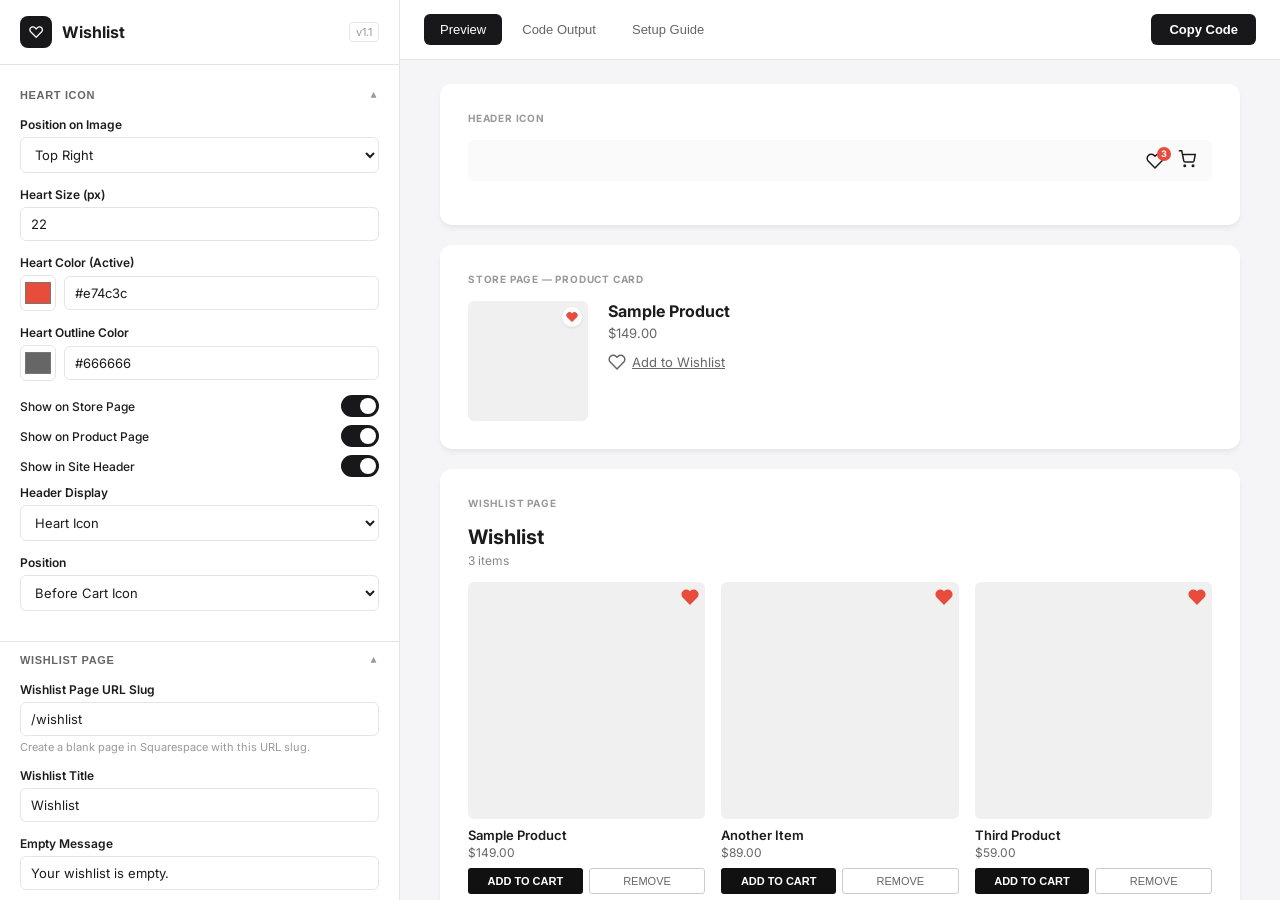
<file: config-generator.html>
<!DOCTYPE html>
<html lang="en">
<head>
<meta charset="UTF-8" />
<meta name="viewport" content="width=device-width, initial-scale=1.0" />
<title>SDL Wishlist — Config Generator</title>

<link rel="preconnect" href="https://fonts.googleapis.com">
<link rel="preconnect" href="https://fonts.gstatic.com" crossorigin>
<link href="https://fonts.googleapis.com/css2?family=Inter:wght@400;500;600;700&family=JetBrains+Mono:wght@400;500&display=swap" rel="stylesheet">

<style>
:root {
  --bg-body: #F5F5F7;
  --bg-sidebar: #FFFFFF;
  --text-main: #1C1C1E;
  --text-secondary: #666666;
  --text-tertiary: #999999;
  --border-light: #E5E5E5;
  --border-hover: #D4D4D4;
  --border-active: #18181B;
  --accent: #18181B;
  --accent-hover: #09090B;
  --accent-contrast: #FFFFFF;
  --shadow-sm: 0 1px 2px rgba(0,0,0,0.04);
  --shadow-md: 0 4px 6px -1px rgba(0,0,0,0.05), 0 2px 4px -1px rgba(0,0,0,0.03);
  --shadow-lg: 0 20px 40px -12px rgba(0,0,0,0.18);
  --radius-sm: 6px;
  --radius-md: 8px;
  --radius-lg: 12px;
  --sidebar-width: 400px;
  --header-height: 60px;
}

* { box-sizing: border-box; outline: none; }

body {
  font-family: 'Inter', sans-serif;
  background: var(--bg-body);
  color: var(--text-main);
  margin: 0; padding: 0;
  height: 100vh;
  display: flex;
  overflow: hidden;
  font-size: 13px;
  -webkit-font-smoothing: antialiased;
}

/* ── SIDEBAR ─────────────────────────────────────────────────────────── */
.sidebar {
  width: var(--sidebar-width);
  min-width: var(--sidebar-width);
  background: var(--bg-sidebar);
  border-right: 1px solid var(--border-light);
  display: flex;
  flex-direction: column;
  height: 100vh;
}

.sidebar-header {
  padding: 16px 20px;
  border-bottom: 1px solid var(--border-light);
  display: flex;
  align-items: center;
  gap: 10px;
  min-height: var(--header-height);
}
.sidebar-header .logo {
  width: 32px; height: 32px;
  background: var(--accent);
  color: var(--accent-contrast);
  border-radius: var(--radius-md);
  display: flex; align-items: center; justify-content: center;
  font-size: 16px; flex-shrink: 0;
}
.sidebar-header h1 {
  font-size: 16px; font-weight: 700; margin: 0;
}
.sidebar-header .version {
  font-size: 11px; color: var(--text-tertiary);
  border: 1px solid var(--border-light); border-radius: 4px;
  padding: 2px 6px; margin-left: auto;
}

.sidebar-body {
  flex: 1; overflow-y: auto; padding: 12px 0;
}

/* ── accordion sections ──────────────────────────────────────────────── */
.section { border-bottom: 1px solid var(--border-light); }
.section-toggle {
  width: 100%; background: none; border: none; cursor: pointer;
  padding: 12px 20px;
  display: flex; align-items: center; justify-content: space-between;
  font-size: 11px; font-weight: 600; letter-spacing: .06em;
  text-transform: uppercase; color: var(--text-secondary);
}
.section-toggle .chevron {
  transition: transform .2s ease; font-size: 10px; color: var(--text-tertiary);
}
.section.open .section-toggle .chevron { transform: rotate(180deg); }
.section-content {
  display: none; padding: 4px 20px 16px;
}
.section.open .section-content { display: block; }

/* ── fields ──────────────────────────────────────────────────────────── */
.field { margin-bottom: 14px; }
.field label {
  display: block; font-size: 12px; font-weight: 600;
  margin-bottom: 5px; color: var(--text-main);
}
.field input[type="text"],
.field input[type="number"],
.field input[type="color"],
.field select {
  width: 100%; padding: 8px 10px;
  border: 1px solid var(--border-light); border-radius: var(--radius-sm);
  font-size: 13px; font-family: inherit;
  background: #fff; color: var(--text-main);
  transition: border-color .15s ease;
}
.field input:focus, .field select:focus {
  border-color: var(--border-active);
}
.field .hint {
  font-size: 11px; color: var(--text-tertiary); margin-top: 4px;
}

.field-row {
  display: flex; gap: 10px;
}
.field-row .field { flex: 1; }

/* toggle */
.toggle-row {
  display: flex; align-items: center; justify-content: space-between;
  margin-bottom: 8px;
}
.toggle-row label { margin: 0; font-size: 12px; font-weight: 500; }
.toggle {
  position: relative; width: 38px; height: 22px;
  background: #ddd; border-radius: 11px; cursor: pointer;
  transition: background .2s ease; border: none; padding: 0;
}
.toggle::after {
  content: ''; position: absolute;
  top: 3px; left: 3px; width: 16px; height: 16px;
  background: #fff; border-radius: 50%;
  transition: transform .2s ease;
}
.toggle.on { background: var(--accent); }
.toggle.on::after { transform: translateX(16px); }

/* ── color field ──────────────────────────────────────────────────────── */
.color-field {
  display: flex; align-items: center; gap: 8px;
}
.color-field input[type="color"] {
  width: 36px; height: 36px; padding: 2px; border-radius: var(--radius-sm);
  cursor: pointer;
}
.color-field input[type="text"] { flex: 1; }

/* ── MAIN PANEL ──────────────────────────────────────────────────────── */
.main {
  flex: 1; display: flex; flex-direction: column;
  background: var(--bg-body); overflow: hidden;
}

.main-header {
  background: var(--bg-sidebar);
  border-bottom: 1px solid var(--border-light);
  padding: 0 24px;
  min-height: var(--header-height);
  display: flex; align-items: center;
  justify-content: space-between;
}
.main-header .tabs {
  display: flex; gap: 4px;
}
.tab-btn {
  padding: 8px 16px; border: none; background: none;
  font-size: 13px; font-weight: 500; cursor: pointer;
  border-radius: var(--radius-sm); color: var(--text-secondary);
  transition: all .15s ease;
}
.tab-btn:hover { background: var(--bg-body); }
.tab-btn.active {
  background: var(--accent); color: var(--accent-contrast);
}

.copy-code-btn {
  padding: 8px 18px;
  background: var(--accent); color: var(--accent-contrast);
  border: none; border-radius: var(--radius-sm);
  font-size: 13px; font-weight: 600; cursor: pointer;
  transition: background .15s ease;
}
.copy-code-btn:hover { background: var(--accent-hover); }

.main-body {
  flex: 1; overflow-y: auto; padding: 24px;
}

/* ── tab panels ──────────────────────────────────────────────────────── */
.tab-panel { display: none; }
.tab-panel.active { display: block; }

/* preview panel */
.preview-area {
  max-width: 800px; margin: 0 auto;
}

.preview-card {
  background: #fff; border-radius: var(--radius-lg);
  box-shadow: var(--shadow-md); padding: 28px;
  margin-bottom: 20px;
}
.preview-card-label {
  font-size: 10px; font-weight: 700; letter-spacing: .08em;
  text-transform: uppercase; color: var(--text-tertiary);
  margin-bottom: 16px;
}

/* product card preview */
.preview-product {
  display: flex; gap: 20px; align-items: flex-start;
}
.preview-product-image {
  width: 120px; height: 120px; background: #f0f0f0;
  border-radius: var(--radius-sm); position: relative; flex-shrink: 0;
}
.preview-product-image .heart-preview {
  position: absolute; width: 20px; height: 20px;
  background: rgba(255,255,255,.85); border-radius: 50%; padding: 4px;
  display: flex; align-items: center; justify-content: center;
  box-shadow: 0 1px 3px rgba(0,0,0,.1);
}
.preview-product-image .heart-preview svg { width: 100%; height: 100%; }
.preview-product-image .heart-preview.top-right { top: 6px; right: 6px; }
.preview-product-image .heart-preview.top-left { top: 6px; left: 6px; }
.preview-product-image .heart-preview.bottom-right { bottom: 6px; right: 6px; }
.preview-product-image .heart-preview.bottom-left { bottom: 6px; left: 6px; }

.preview-product-info { flex: 1; }
.preview-product-info h3 { margin: 0 0 4px; font-size: 16px; }
.preview-product-info .price { color: var(--text-secondary); margin-bottom: 12px; }

.preview-pdp-heart {
  display: flex; align-items: center; gap: 6px;
  margin-top: 10px; font-size: 13px; color: var(--text-secondary);
}
.preview-pdp-heart svg { width: 18px; height: 18px; }

/* wishlist page preview */
.preview-wishlist-grid {
  display: grid; grid-template-columns: repeat(3, 1fr); gap: 16px;
}
.preview-wishlist-item { }
.preview-wishlist-item-img {
  aspect-ratio: 1; background: #f0f0f0; border-radius: var(--radius-sm);
  position: relative; margin-bottom: 8px;
}
.preview-wishlist-item-img .heart-overlay {
  position: absolute; top: 6px; right: 6px;
  width: 18px; height: 18px;
  display: flex; align-items: center; justify-content: center;
}
.preview-wishlist-item-img .heart-overlay svg { width: 100%; height: 100%; }
.preview-wishlist-item h4 { margin: 0 0 2px; font-size: 13px; font-weight: 600; }
.preview-wishlist-item .price { font-size: 12px; color: var(--text-secondary); }
.preview-wishlist-item-actions {
  display: flex; gap: 6px; margin-top: 8px;
}
.preview-wishlist-item-actions button,
.preview-wishlist-item-actions a {
  flex: 1; padding: 6px 8px; font-size: 11px; text-align: center;
  border-radius: 3px; cursor: default; text-decoration: none;
}
.preview-add-cart-btn {
  background: #111; color: #fff; border: none; font-weight: 600;
}
.preview-remove-btn {
  background: none; border: 1px solid #ccc; color: #666;
}
.preview-send-btn {
  display: block; margin: 16px auto 0; padding: 10px 32px;
  background: #111; color: #fff; border: none; font-size: 12px;
  font-weight: 600; text-transform: uppercase; letter-spacing: .04em;
  cursor: default;
}

/* header icon preview */
.preview-header-bar {
  display: flex; align-items: center; justify-content: flex-end;
  gap: 14px; padding: 10px 16px; background: #fafafa;
  border-radius: var(--radius-sm); margin-bottom: 16px;
}
.preview-header-heart {
  position: relative; display: inline-flex;
}
.preview-header-heart svg { width: 18px; height: 18px; color: inherit; }
.preview-header-badge {
  position: absolute; top: -5px; right: -7px;
  background: #e74c3c; color: #fff; font-size: 9px; font-weight: 700;
  min-width: 14px; height: 14px; border-radius: 7px;
  display: flex; align-items: center; justify-content: center; padding: 0 3px;
}
.preview-cart-icon svg { width: 18px; height: 18px; color: inherit; }

/* code output */
.code-output-section {
  max-width: 800px; margin: 0 auto;
}
.code-notice {
  background: #FEF3E7; border: 1px solid #F5D0A9;
  border-radius: var(--radius-md); padding: 14px 18px;
  margin-bottom: 20px; font-size: 13px; color: #8B5E3C;
}
.code-block-wrapper {
  background: #1C1C1E; border-radius: var(--radius-lg);
  overflow: hidden;
}
.code-block-header {
  display: flex; align-items: center; justify-content: space-between;
  padding: 10px 16px; border-bottom: 1px solid #333;
  font-size: 12px; color: #999;
}
.code-block-header button {
  padding: 5px 12px; background: #333; color: #ddd;
  border: none; border-radius: 4px; font-size: 12px;
  cursor: pointer; transition: background .15s ease;
}
.code-block-header button:hover { background: #444; }
.code-block-content {
  padding: 16px; overflow-x: auto;
}
.code-block-content pre {
  margin: 0; font-family: 'JetBrains Mono', monospace;
  font-size: 12.5px; line-height: 1.6; color: #e0e0e0;
  white-space: pre-wrap; word-break: break-word;
}

/* setup guide */
.guide-section {
  max-width: 700px; margin: 0 auto;
}
.guide-step {
  background: #fff; border-radius: var(--radius-lg);
  box-shadow: var(--shadow-sm); padding: 20px 24px;
  margin-bottom: 12px;
}
.guide-step h3 {
  font-size: 14px; font-weight: 600; margin: 0 0 8px;
  display: flex; align-items: center; gap: 8px;
}
.guide-step h3 .step-num {
  width: 24px; height: 24px; background: var(--accent);
  color: var(--accent-contrast); border-radius: 50%;
  display: flex; align-items: center; justify-content: center;
  font-size: 12px; font-weight: 700; flex-shrink: 0;
}
.guide-step p {
  margin: 0; font-size: 13px; color: var(--text-secondary); line-height: 1.5;
}
.guide-step code {
  background: #f3f3f3; padding: 2px 6px; border-radius: 3px;
  font-size: 12px; font-family: 'JetBrains Mono', monospace;
}
</style>
</head>
<body>

<!-- ── SIDEBAR ──────────────────────────────────────────────────────── -->
<div class="sidebar">
  <div class="sidebar-header">
    <div class="logo">♡</div>
    <h1>Wishlist</h1>
    <span class="version">v1.1</span>
  </div>
  <div class="sidebar-body">

    <!-- HEART SETTINGS -->
    <div class="section open">
      <button class="section-toggle" onclick="toggleSection(this)">
        Heart Icon <span class="chevron">▼</span>
      </button>
      <div class="section-content">
        <div class="field">
          <label>Position on Image</label>
          <select id="heartPosition" onchange="update()">
            <option value="top-right">Top Right</option>
            <option value="top-left">Top Left</option>
            <option value="bottom-right">Bottom Right</option>
            <option value="bottom-left">Bottom Left</option>
          </select>
        </div>
        <div class="field">
          <label>Heart Size (px)</label>
          <input type="number" id="heartSize" value="22" min="14" max="40" onchange="update()" />
        </div>
        <div class="field">
          <label>Heart Color (Active)</label>
          <div class="color-field">
            <input type="color" id="heartColor" value="#e74c3c" onchange="syncColor('heartColor')" />
            <input type="text" id="heartColorText" value="#e74c3c" onchange="syncColorText('heartColor')" />
          </div>
        </div>
        <div class="field">
          <label>Heart Outline Color</label>
          <div class="color-field">
            <input type="color" id="heartOutlineColor" value="#666666" onchange="syncColor('heartOutlineColor')" />
            <input type="text" id="heartOutlineColorText" value="#666666" onchange="syncColorText('heartOutlineColor')" />
          </div>
        </div>
        <div class="toggle-row">
          <label>Show on Store Page</label>
          <button class="toggle on" id="showOnStorePage" onclick="toggleBtn(this)"></button>
        </div>
        <div class="toggle-row">
          <label>Show on Product Page</label>
          <button class="toggle on" id="showOnProductPage" onclick="toggleBtn(this)"></button>
        </div>
        <div class="toggle-row">
          <label>Show in Site Header</label>
          <button class="toggle on" id="headerIcon" onclick="toggleBtn(this)"></button>
        </div>
        <div id="headerIconFields" style="">
          <div class="field">
            <label>Header Display</label>
            <select id="headerIconType" onchange="update()">
              <option value="icon">Heart Icon</option>
              <option value="text">Text Link</option>
            </select>
          </div>
          <div class="field" id="headerIconTextField" style="display:none">
            <label>Header Text</label>
            <input type="text" id="headerIconText" value="Wishlist" onchange="update()" />
            <div class="hint">Displays as "Wishlist (2)" with item count.</div>
          </div>
          <div class="field">
            <label>Position</label>
            <select id="headerIconPosition" onchange="update()">
              <option value="before-cart">Before Cart Icon</option>
              <option value="after-cart">After Cart Icon</option>
            </select>
          </div>
        </div>
      </div>
    </div>

    <!-- WISHLIST PAGE -->
    <div class="section open">
      <button class="section-toggle" onclick="toggleSection(this)">
        Wishlist Page <span class="chevron">▼</span>
      </button>
      <div class="section-content">
        <div class="field">
          <label>Wishlist Page URL Slug</label>
          <input type="text" id="wishlistPageSlug" value="/wishlist" onchange="update()" />
          <div class="hint">Create a blank page in Squarespace with this URL slug.</div>
        </div>
        <div class="field">
          <label>Wishlist Title</label>
          <input type="text" id="wishlistTitle" value="Wishlist" onchange="update()" />
        </div>
        <div class="field">
          <label>Empty Message</label>
          <input type="text" id="emptyMessage" value="Your wishlist is empty." onchange="update()" />
        </div>
        <div class="field">
          <label>Continue Shopping Label</label>
          <input type="text" id="emptyBrowseLabel" value="Continue Shopping" onchange="update()" />
        </div>
        <div class="field">
          <label>Continue Shopping Link</label>
          <input type="text" id="emptyBrowseLink" value="/store" onchange="update()" />
        </div>
        <div class="toggle-row">
          <label>Show Add to Cart button</label>
          <button class="toggle on" id="addToCartFromWishlist" onclick="toggleBtn(this)"></button>
        </div>
      </div>
    </div>

    <!-- BUTTON LABELS -->
    <div class="section">
      <button class="section-toggle" onclick="toggleSection(this)">
        Button Labels <span class="chevron">▼</span>
      </button>
      <div class="section-content">
        <div class="field">
          <label>Send Wishlist Button</label>
          <input type="text" id="sendWishlistLabel" value="Send Wishlist" onchange="update()" />
        </div>
        <div class="field">
          <label>Add to Cart Button</label>
          <input type="text" id="addToCartLabel" value="Add to Cart" onchange="update()" />
        </div>
        <div class="field">
          <label>Remove Button</label>
          <input type="text" id="removeLabel" value="Remove" onchange="update()" />
        </div>
      </div>
    </div>

    <!-- TAG FILTERING -->
    <div class="section">
      <button class="section-toggle" onclick="toggleSection(this)">
        Tag Filtering <span class="chevron">▼</span>
      </button>
      <div class="section-content">
        <div class="toggle-row">
          <label>Filter by product tag</label>
          <button class="toggle" id="filterByTag" onclick="toggleBtn(this)"></button>
        </div>
        <div class="field" id="tagField" style="display:none">
          <label>Tag Name</label>
          <input type="text" id="enquiryTag" value="wishlist" onchange="update()" />
          <div class="hint">Only products with this tag will show the heart icon.</div>
        </div>
      </div>
    </div>

    <!-- FORM SETTINGS -->
    <div class="section">
      <button class="section-toggle" onclick="toggleSection(this)">
        Form Settings <span class="chevron">▼</span>
      </button>
      <div class="section-content">
        <div class="field">
          <label>Form Page URL</label>
          <input type="text" id="formPageUrl" value="/wishlist-form" onchange="update()" />
          <div class="hint">URL of a page containing your enquiry form. The form will open in a popup. Leave empty to use the footer lightbox approach instead.</div>
        </div>
        <div class="field">
          <label>Form Field Name</label>
          <input type="text" id="fieldName" value="Wishlist" onchange="update()" />
          <div class="hint">Must match the textarea label in your form block.</div>
        </div>
        <div class="toggle-row">
          <label>Include prices in form</label>
          <button class="toggle on" id="includePrices" onclick="toggleBtn(this)"></button>
        </div>
        <div class="toggle-row">
          <label>Include product URLs</label>
          <button class="toggle on" id="includeProductUrl" onclick="toggleBtn(this)"></button>
        </div>
      </div>
    </div>

    <!-- EMAIL FORMAT LABELS -->
    <div class="section">
      <button class="section-toggle" onclick="toggleSection(this)">
        Email Format Labels <span class="chevron">▼</span>
      </button>
      <div class="section-content">
        <div class="field-row">
          <div class="field">
            <label>Item</label>
            <input type="text" id="labelItem" value="Item" onchange="update()" />
          </div>
          <div class="field">
            <label>Title</label>
            <input type="text" id="labelTitle" value="Title" onchange="update()" />
          </div>
        </div>
        <div class="field-row">
          <div class="field">
            <label>Price</label>
            <input type="text" id="labelPrice" value="Price" onchange="update()" />
          </div>
          <div class="field">
            <label>Summary Text</label>
            <input type="text" id="summaryText" value="Wishlist contains" onchange="update()" />
          </div>
        </div>
      </div>
    </div>

    <!-- ADVANCED -->
    <div class="section">
      <button class="section-toggle" onclick="toggleSection(this)">
        Advanced <span class="chevron">▼</span>
      </button>
      <div class="section-content">
        <div class="field">
          <label>Execution Delay (ms)</label>
          <input type="number" id="executionDelay" value="500" min="0" max="5000" step="100" onchange="update()" />
          <div class="hint">Delay before the plugin initialises. Increase if elements aren't ready.</div>
        </div>
      </div>
    </div>

  </div>
</div>

<!-- ── MAIN ─────────────────────────────────────────────────────────── -->
<div class="main">
  <div class="main-header">
    <div class="tabs">
      <button class="tab-btn active" onclick="switchTab('preview', this)">Preview</button>
      <button class="tab-btn" onclick="switchTab('code', this)">Code Output</button>
      <button class="tab-btn" onclick="switchTab('guide', this)">Setup Guide</button>
    </div>
    <button class="copy-code-btn" onclick="copyCode()">Copy Code</button>
  </div>
  <div class="main-body">

    <!-- PREVIEW -->
    <div id="panel-preview" class="tab-panel active">
      <div class="preview-area">

        <div class="preview-card">
          <div class="preview-card-label">HEADER ICON</div>
          <div class="preview-header-bar" id="previewHeaderBar">
            <div class="preview-header-heart" id="previewHeaderHeart">
              <svg xmlns="http://www.w3.org/2000/svg" viewBox="0 0 24 24" fill="none" stroke="currentColor" stroke-width="2" stroke-linecap="round" stroke-linejoin="round"><path d="M20.84 4.61a5.5 5.5 0 0 0-7.78 0L12 5.67l-1.06-1.06a5.5 5.5 0 0 0-7.78 7.78l1.06 1.06L12 21.23l7.78-7.78 1.06-1.06a5.5 5.5 0 0 0 0-7.78z"/></svg>
              <span class="preview-header-badge">3</span>
            </div>
            <span class="preview-header-text" id="previewHeaderText" style="display:none;font-size:13px;color:inherit;">Wishlist (3)</span>
            <div class="preview-cart-icon">
              <svg xmlns="http://www.w3.org/2000/svg" viewBox="0 0 24 24" fill="none" stroke="currentColor" stroke-width="2"><circle cx="9" cy="21" r="1"/><circle cx="20" cy="21" r="1"/><path d="M1 1h4l2.68 13.39a2 2 0 0 0 2 1.61h9.72a2 2 0 0 0 2-1.61L23 6H6"/></svg>
            </div>
          </div>
        </div>

        <div class="preview-card">
          <div class="preview-card-label">STORE PAGE — PRODUCT CARD</div>
          <div class="preview-product">
            <div class="preview-product-image">
              <div class="heart-preview top-right" id="previewStoreHeart" style="color:#e74c3c">
                <svg xmlns="http://www.w3.org/2000/svg" viewBox="0 0 24 24" fill="currentColor" stroke="currentColor" stroke-width="2" stroke-linecap="round" stroke-linejoin="round"><path d="M20.84 4.61a5.5 5.5 0 0 0-7.78 0L12 5.67l-1.06-1.06a5.5 5.5 0 0 0-7.78 7.78l1.06 1.06L12 21.23l7.78-7.78 1.06-1.06a5.5 5.5 0 0 0 0-7.78z"/></svg>
              </div>
            </div>
            <div class="preview-product-info">
              <h3>Sample Product</h3>
              <div class="price">$149.00</div>
              <div class="preview-pdp-heart" id="previewPdpHeart">
                <svg xmlns="http://www.w3.org/2000/svg" viewBox="0 0 24 24" fill="none" stroke="currentColor" stroke-width="2" stroke-linecap="round" stroke-linejoin="round" style="color:#666"><path d="M20.84 4.61a5.5 5.5 0 0 0-7.78 0L12 5.67l-1.06-1.06a5.5 5.5 0 0 0-7.78 7.78l1.06 1.06L12 21.23l7.78-7.78 1.06-1.06a5.5 5.5 0 0 0 0-7.78z"/></svg>
                <span style="text-decoration:underline">Add to Wishlist</span>
              </div>
            </div>
          </div>
        </div>

        <div class="preview-card">
          <div class="preview-card-label">WISHLIST PAGE</div>
          <div id="previewWishlistTitle" style="font-size:20px;font-weight:700;margin-bottom:4px;">Wishlist</div>
          <div style="font-size:12px;color:#888;margin-bottom:14px;">3 items</div>
          <div class="preview-wishlist-grid" id="previewWishlistGrid">
            <div class="preview-wishlist-item">
              <div class="preview-wishlist-item-img">
                <div class="heart-overlay" style="color:#e74c3c">
                  <svg xmlns="http://www.w3.org/2000/svg" viewBox="0 0 24 24" fill="currentColor" stroke="currentColor" stroke-width="2"><path d="M20.84 4.61a5.5 5.5 0 0 0-7.78 0L12 5.67l-1.06-1.06a5.5 5.5 0 0 0-7.78 7.78l1.06 1.06L12 21.23l7.78-7.78 1.06-1.06a5.5 5.5 0 0 0 0-7.78z"/></svg>
                </div>
              </div>
              <h4>Sample Product</h4>
              <div class="price">$149.00</div>
              <div class="preview-wishlist-item-actions">
                <button class="preview-add-cart-btn" id="previewAddCartBtn1">ADD TO CART</button>
                <button class="preview-remove-btn" id="previewRemoveBtn1">REMOVE</button>
              </div>
            </div>
            <div class="preview-wishlist-item">
              <div class="preview-wishlist-item-img">
                <div class="heart-overlay" style="color:#e74c3c">
                  <svg xmlns="http://www.w3.org/2000/svg" viewBox="0 0 24 24" fill="currentColor" stroke="currentColor" stroke-width="2"><path d="M20.84 4.61a5.5 5.5 0 0 0-7.78 0L12 5.67l-1.06-1.06a5.5 5.5 0 0 0-7.78 7.78l1.06 1.06L12 21.23l7.78-7.78 1.06-1.06a5.5 5.5 0 0 0 0-7.78z"/></svg>
                </div>
              </div>
              <h4>Another Item</h4>
              <div class="price">$89.00</div>
              <div class="preview-wishlist-item-actions">
                <button class="preview-add-cart-btn">ADD TO CART</button>
                <button class="preview-remove-btn">REMOVE</button>
              </div>
            </div>
            <div class="preview-wishlist-item">
              <div class="preview-wishlist-item-img">
                <div class="heart-overlay" style="color:#e74c3c">
                  <svg xmlns="http://www.w3.org/2000/svg" viewBox="0 0 24 24" fill="currentColor" stroke="currentColor" stroke-width="2"><path d="M20.84 4.61a5.5 5.5 0 0 0-7.78 0L12 5.67l-1.06-1.06a5.5 5.5 0 0 0-7.78 7.78l1.06 1.06L12 21.23l7.78-7.78 1.06-1.06a5.5 5.5 0 0 0 0-7.78z"/></svg>
                </div>
              </div>
              <h4>Third Product</h4>
              <div class="price">$59.00</div>
              <div class="preview-wishlist-item-actions">
                <button class="preview-add-cart-btn">ADD TO CART</button>
                <button class="preview-remove-btn">REMOVE</button>
              </div>
            </div>
          </div>
          <button class="preview-send-btn" id="previewSendBtn">SEND WISHLIST</button>
        </div>

      </div>
    </div>

    <!-- CODE OUTPUT -->
    <div id="panel-code" class="tab-panel">
      <div class="code-output-section">
        <div class="code-notice">
          <strong>Installation:</strong> Copy the code below and paste it into <em>Settings → Advanced → Code Injection → Header</em>. See the <strong>Setup Guide</strong> tab for full instructions.
        </div>
        <div class="code-block-wrapper">
          <div class="code-block-header">
            <span>Code Injection (Settings → Advanced → Code Injection → Header)</span>
            <button onclick="copyCode()">Copy</button>
          </div>
          <div class="code-block-content">
            <pre id="codeOutput"></pre>
          </div>
        </div>
      </div>
    </div>

    <!-- SETUP GUIDE -->
    <div id="panel-guide" class="tab-panel">
      <div class="guide-section">
        <div class="guide-step">
          <h3><span class="step-num">1</span> Create Wishlist Page</h3>
          <p>In Squarespace, go to <strong>Pages → + → Blank Page</strong>. Set the URL slug to <code>/wishlist</code> (or your chosen slug). Add a <strong>Code Block</strong> to the page — the plugin will inject the wishlist content inside it.</p>
        </div>
        <div class="guide-step">
          <h3><span class="step-num">2</span> Add a Form</h3>
          <p>Create a new page (e.g. <code>/wishlist-form</code>) and add a <strong>Form Block</strong> to it. Add a <strong>textarea</strong> field with its label matching the <em>Form Field Name</em> in your config (default: <code>Wishlist</code>). Then enter the page URL in the <em>Form Page URL</em> setting. When users click "Send Wishlist", the form loads in a popup — no footer lightbox needed. <em>Alternatively</em>, leave Form Page URL empty and add the form to your site footer as a lightbox (legacy approach).</p>
        </div>
        <div class="guide-step">
          <h3><span class="step-num">3</span> Configure the Plugin</h3>
          <p>Use the options on the left to customise the heart icon appearance, wishlist page labels, and form settings. The preview on the right updates in real time.</p>
        </div>
        <div class="guide-step">
          <h3><span class="step-num">4</span> Copy & Paste Code</h3>
          <p>Go to the <strong>Code Output</strong> tab and copy the generated code. In Squarespace, go to <strong>Settings → Advanced → Code Injection → Header</strong> and paste the code.</p>
        </div>
        <div class="guide-step">
          <h3><span class="step-num">5</span> How It Works</h3>
          <p>Heart icons appear on product images in the store page and on product detail pages. Clicking a heart adds the product to the wishlist (stored in the visitor's browser). The header heart icon shows a badge count and links to the wishlist page. On the wishlist page, users can view saved items, add them to cart, remove them, or send the entire wishlist to you via the popup form.</p>
        </div>
      </div>
    </div>

  </div>
</div>

<script>
function toggleSection(btn) {
  btn.closest('.section').classList.toggle('open');
}

function toggleBtn(btn) {
  btn.classList.toggle('on');
  update();
}

function isOn(id) {
  return document.getElementById(id).classList.contains('on');
}

function val(id) {
  return document.getElementById(id).value;
}

function syncColor(id) {
  var c = document.getElementById(id).value;
  document.getElementById(id + 'Text').value = c;
  update();
}

function syncColorText(id) {
  var c = document.getElementById(id + 'Text').value;
  document.getElementById(id).value = c;
  update();
}

function switchTab(name, btn) {
  document.querySelectorAll('.tab-btn').forEach(function(b) { b.classList.remove('active'); });
  document.querySelectorAll('.tab-panel').forEach(function(p) { p.classList.remove('active'); });
  btn.classList.add('active');
  document.getElementById('panel-' + name).classList.add('active');
  if (name === 'code') generateCode();
}

function copyCode() {
  generateCode();
  var code = document.getElementById('codeOutput').textContent;
  navigator.clipboard.writeText(code).then(function() {
    var btn = document.querySelector('.copy-code-btn');
    btn.textContent = 'Copied!';
    setTimeout(function() { btn.textContent = 'Copy Code'; }, 1500);
  });
}

function update() {
  updatePreview();
  generateCode();

  // conditional visibility
  document.getElementById('headerIconFields').style.display = isOn('headerIcon') ? '' : 'none';
  document.getElementById('headerIconTextField').style.display = val('headerIconType') === 'text' ? '' : 'none';
  document.getElementById('tagField').style.display = isOn('filterByTag') ? '' : 'none';
}

function updatePreview() {
  var heartColor = val('heartColor');
  var outlineColor = val('heartOutlineColor');
  var pos = val('heartPosition');

  // store heart position
  var storeHeart = document.getElementById('previewStoreHeart');
  storeHeart.className = 'heart-preview ' + pos;
  storeHeart.style.color = heartColor;

  // pdp heart
  var pdpHeart = document.getElementById('previewPdpHeart');
  pdpHeart.querySelector('svg').style.color = outlineColor;

  // header icon / text
  var headerVisible = isOn('headerIcon');
  var isTextMode = val('headerIconType') === 'text';
  document.getElementById('previewHeaderHeart').style.display = headerVisible && !isTextMode ? '' : 'none';
  var headerText = document.getElementById('previewHeaderText');
  headerText.style.display = headerVisible && isTextMode ? '' : 'none';
  if (isTextMode) {
    headerText.textContent = val('headerIconText') + ' (3)';
  }

  // wishlist title
  document.getElementById('previewWishlistTitle').textContent = val('wishlistTitle');

  // button labels
  document.querySelectorAll('.preview-add-cart-btn').forEach(function(b) {
    b.textContent = val('addToCartLabel').toUpperCase();
    b.style.display = isOn('addToCartFromWishlist') ? '' : 'none';
  });
  document.querySelectorAll('.preview-remove-btn').forEach(function(b) {
    b.textContent = val('removeLabel').toUpperCase();
  });
  document.getElementById('previewSendBtn').textContent = val('sendWishlistLabel').toUpperCase();

  // heart overlays in wishlist grid
  document.querySelectorAll('.preview-wishlist-item-img .heart-overlay').forEach(function(h) {
    h.style.color = heartColor;
  });
}

function generateCode() {
  var fields = [
    { key: 'wishlistPageSlug', id: 'wishlistPageSlug', def: '/wishlist' },
    { key: 'heartPosition', id: 'heartPosition', def: 'top-right' },
    { key: 'heartSize', id: 'heartSize', def: '22', num: true },
    { key: 'heartColor', id: 'heartColor', def: '#e74c3c' },
    { key: 'heartOutlineColor', id: 'heartOutlineColor', def: '#666666' },
    { key: 'showOnStorePage', id: 'showOnStorePage', toggle: true, def: true },
    { key: 'showOnProductPage', id: 'showOnProductPage', toggle: true, def: true },
    { key: 'addToCartFromWishlist', id: 'addToCartFromWishlist', toggle: true, def: true },
    { key: 'sendWishlistLabel', id: 'sendWishlistLabel', def: 'Send Wishlist' },
    { key: 'addToCartLabel', id: 'addToCartLabel', def: 'Add to Cart' },
    { key: 'removeLabel', id: 'removeLabel', def: 'Remove' },
    { key: 'emptyMessage', id: 'emptyMessage', def: 'Your wishlist is empty.' },
    { key: 'emptyBrowseLabel', id: 'emptyBrowseLabel', def: 'Continue Shopping' },
    { key: 'emptyBrowseLink', id: 'emptyBrowseLink', def: '/store' },
    { key: 'wishlistTitle', id: 'wishlistTitle', def: 'Wishlist' },
    { key: 'headerIcon', id: 'headerIcon', toggle: true, def: true },
    { key: 'headerIconType', id: 'headerIconType', def: 'icon' },
    { key: 'headerIconText', id: 'headerIconText', def: 'Wishlist' },
    { key: 'headerIconPosition', id: 'headerIconPosition', def: 'before-cart' },
    { key: 'formPageUrl', id: 'formPageUrl', def: '/wishlist-form' },
    { key: 'fieldName', id: 'fieldName', def: 'Wishlist' },
    { key: 'includePrices', id: 'includePrices', toggle: true, def: true },
    { key: 'includeProductUrl', id: 'includeProductUrl', toggle: true, def: true },
    { key: 'labelItem', id: 'labelItem', def: 'Item' },
    { key: 'labelTitle', id: 'labelTitle', def: 'Title' },
    { key: 'labelPrice', id: 'labelPrice', def: 'Price' },
    { key: 'summaryText', id: 'summaryText', def: 'Wishlist contains' },
    { key: 'filterByTag', id: 'filterByTag', toggle: true, def: false },
    { key: 'enquiryTag', id: 'enquiryTag', def: 'wishlist' },
    { key: 'executionDelay', id: 'executionDelay', def: '500', num: true }
  ];

  var lines = [];
  lines.push('<script>');
  lines.push('window.SDL_WISHLIST_CONFIG = {');

  fields.forEach(function(f, i) {
    var v;
    if (f.toggle) {
      v = isOn(f.id);
    } else if (f.num) {
      v = parseInt(val(f.id), 10);
    } else {
      v = val(f.id);
    }

    var valStr;
    if (typeof v === 'boolean') {
      valStr = v ? 'true' : 'false';
    } else if (typeof v === 'number') {
      valStr = v;
    } else {
      valStr = '"' + v.replace(/"/g, '\\"') + '"';
    }

    var comma = i < fields.length - 1 ? ',' : '';
    lines.push('  "' + f.key + '": ' + valStr + comma);
  });

  lines.push('};');
  lines.push('<\/script>');
  lines.push('');
  lines.push('<script src="https://cdn.jsdelivr.net/gh/square-design-lab/Wishlist@latest/wishlist.min.js"><\/script>');
  lines.push('<link rel="stylesheet" href="https://cdn.jsdelivr.net/gh/square-design-lab/Wishlist@latest/wishlist.min.css">');

  document.getElementById('codeOutput').textContent = lines.join('\n');
}

// init
update();
</script>

</body>
</html>
</file>
